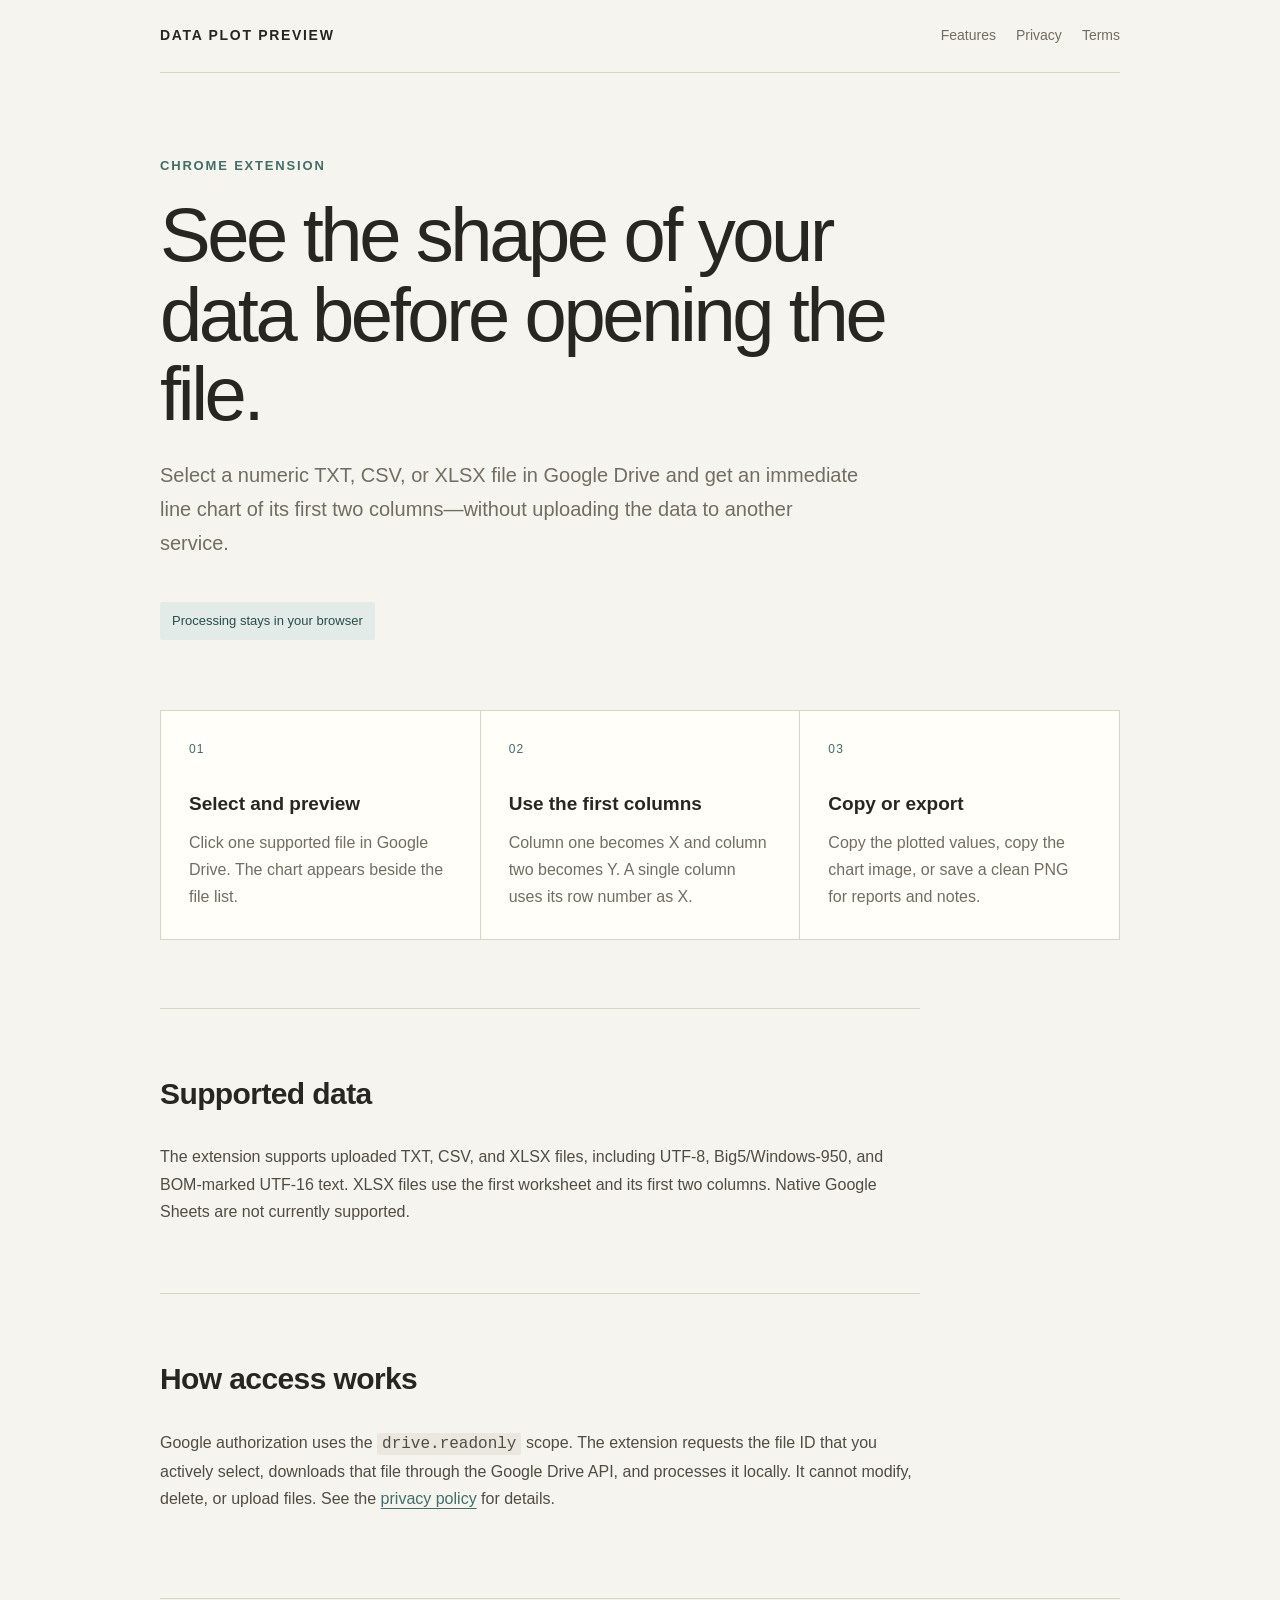
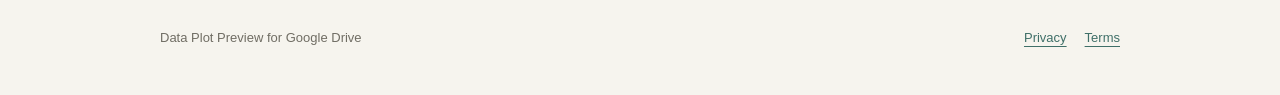
<file: index.html>
<!doctype html>
<html lang="en"><head><meta charset="utf-8"><meta name="viewport" content="width=device-width,initial-scale=1"><meta name="description" content="Preview numeric TXT, CSV, and XLSX files directly in Google Drive."><title>Data Plot Preview for Google Drive</title><link rel="stylesheet" href="styles.css"></head>
<body><div class="wrap"><nav class="nav"><a class="brand" href="./">Data Plot Preview</a><div class="nav-links"><a href="#features">Features</a><a href="privacy.html">Privacy</a><a href="terms.html">Terms</a></div></nav>
<main><section class="hero"><div class="eyebrow">Chrome extension</div><h1>See the shape of your data before opening the file.</h1><p class="lead">Select a numeric TXT, CSV, or XLSX file in Google Drive and get an immediate line chart of its first two columns—without uploading the data to another service.</p><span class="pill">Processing stays in your browser</span></section>
<section class="grid" id="features"><article class="card"><div class="number">01</div><h2>Select and preview</h2><p>Click one supported file in Google Drive. The chart appears beside the file list.</p></article><article class="card"><div class="number">02</div><h2>Use the first columns</h2><p>Column one becomes X and column two becomes Y. A single column uses its row number as X.</p></article><article class="card"><div class="number">03</div><h2>Copy or export</h2><p>Copy the plotted values, copy the chart image, or save a clean PNG for reports and notes.</p></article></section>
<section class="section"><h2>Supported data</h2><p>The extension supports uploaded TXT, CSV, and XLSX files, including UTF-8, Big5/Windows-950, and BOM-marked UTF-16 text. XLSX files use the first worksheet and its first two columns. Native Google Sheets are not currently supported.</p></section>
<section class="section"><h2>How access works</h2><p>Google authorization uses the <code>drive.readonly</code> scope. The extension requests the file ID that you actively select, downloads that file through the Google Drive API, and processes it locally. It cannot modify, delete, or upload files. See the <a href="privacy.html">privacy policy</a> for details.</p></section></main>
<footer><div class="footer-row"><span>Data Plot Preview for Google Drive</span><div><a href="privacy.html">Privacy</a><a href="terms.html">Terms</a></div></div></footer></div></body></html>
</file>
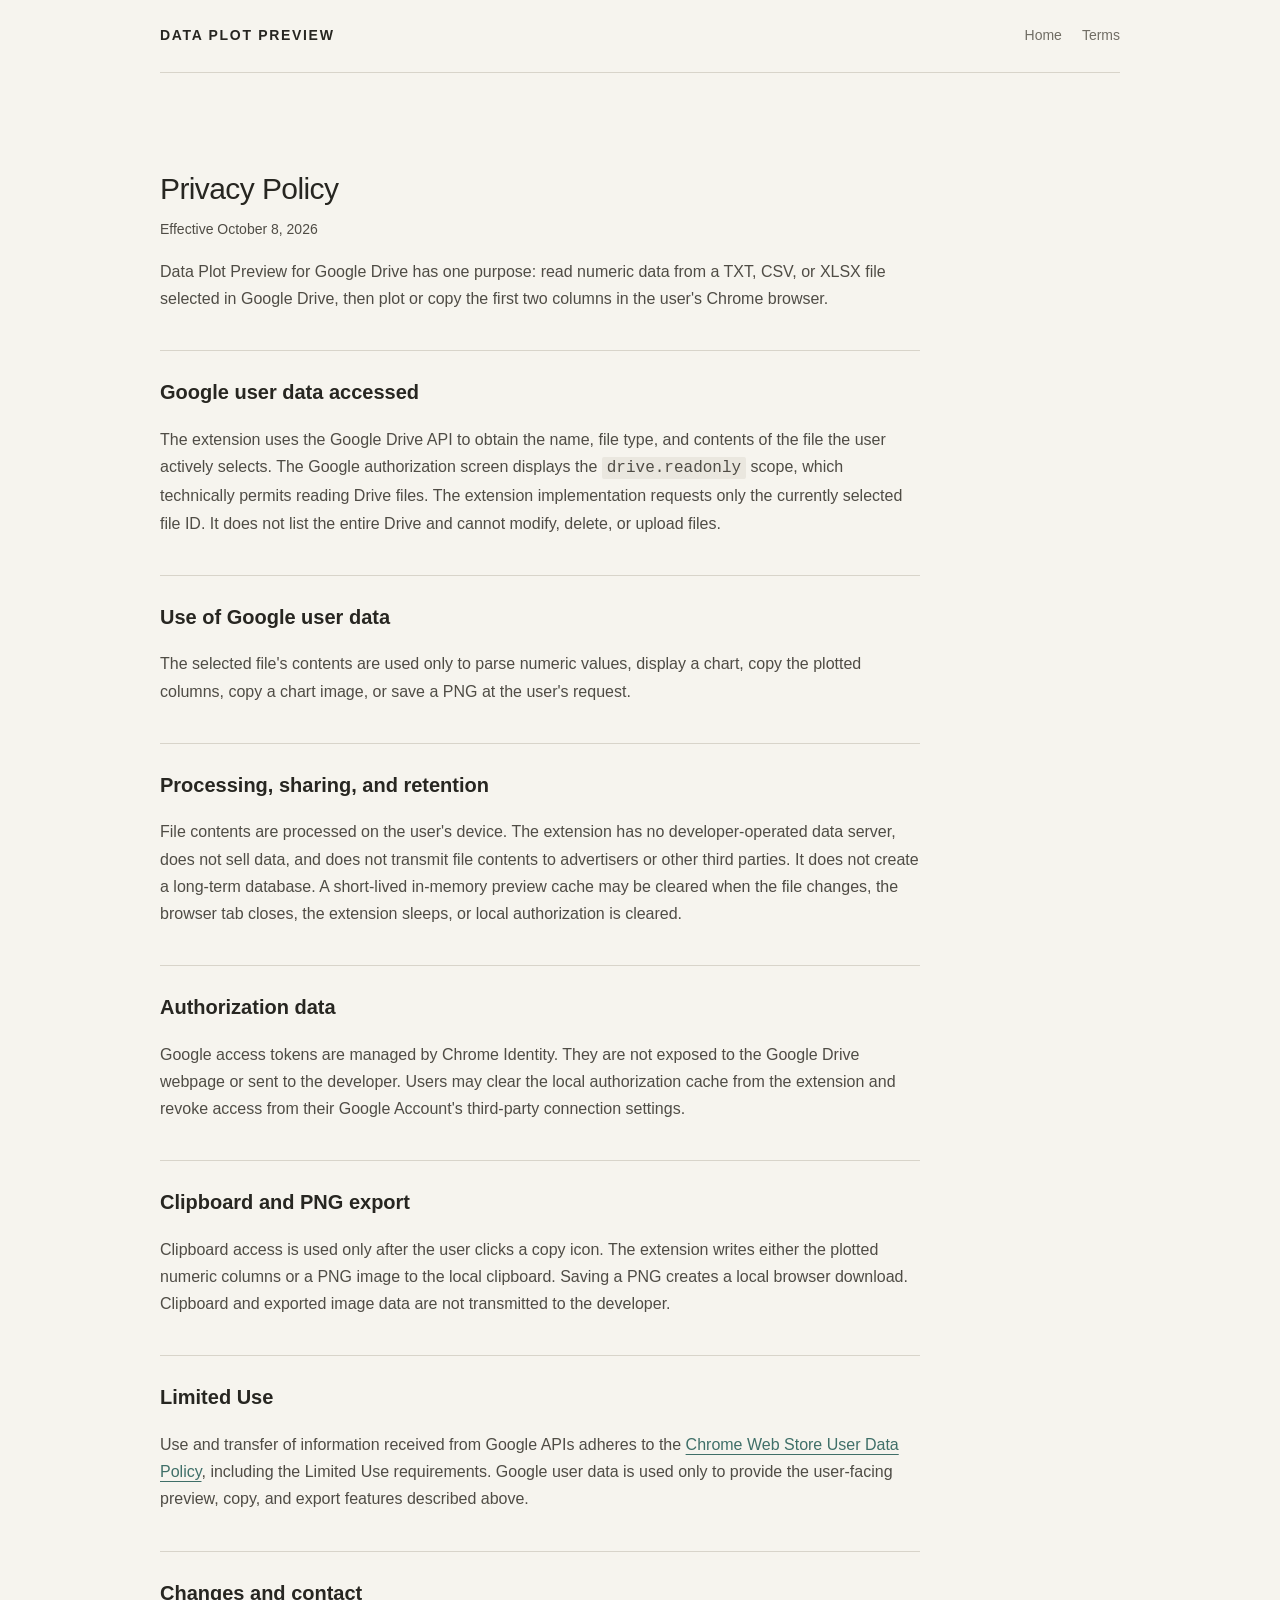
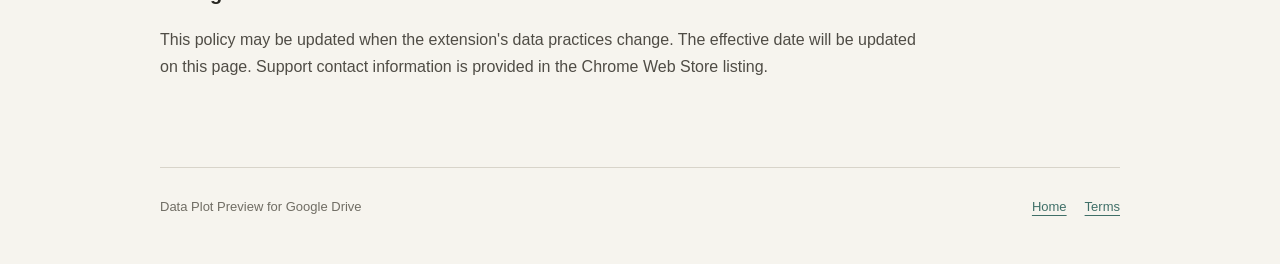
<file: privacy.html>
<!doctype html>
<html lang="en"><head><meta charset="utf-8"><meta name="viewport" content="width=device-width,initial-scale=1"><meta name="description" content="Privacy policy for Data Plot Preview for Google Drive."><title>Privacy Policy — Data Plot Preview</title><link rel="stylesheet" href="styles.css"></head>
<body><div class="wrap"><nav class="nav"><a class="brand" href="./">Data Plot Preview</a><div class="nav-links"><a href="./">Home</a><a href="terms.html">Terms</a></div></nav><main class="legal"><h1>Privacy Policy</h1><p class="updated">Effective October 8, 2026</p>
<p>Data Plot Preview for Google Drive has one purpose: read numeric data from a TXT, CSV, or XLSX file selected in Google Drive, then plot or copy the first two columns in the user's Chrome browser.</p>
<h2>Google user data accessed</h2><p>The extension uses the Google Drive API to obtain the name, file type, and contents of the file the user actively selects. The Google authorization screen displays the <code>drive.readonly</code> scope, which technically permits reading Drive files. The extension implementation requests only the currently selected file ID. It does not list the entire Drive and cannot modify, delete, or upload files.</p>
<h2>Use of Google user data</h2><p>The selected file's contents are used only to parse numeric values, display a chart, copy the plotted columns, copy a chart image, or save a PNG at the user's request.</p>
<h2>Processing, sharing, and retention</h2><p>File contents are processed on the user's device. The extension has no developer-operated data server, does not sell data, and does not transmit file contents to advertisers or other third parties. It does not create a long-term database. A short-lived in-memory preview cache may be cleared when the file changes, the browser tab closes, the extension sleeps, or local authorization is cleared.</p>
<h2>Authorization data</h2><p>Google access tokens are managed by Chrome Identity. They are not exposed to the Google Drive webpage or sent to the developer. Users may clear the local authorization cache from the extension and revoke access from their Google Account's third-party connection settings.</p>
<h2>Clipboard and PNG export</h2><p>Clipboard access is used only after the user clicks a copy icon. The extension writes either the plotted numeric columns or a PNG image to the local clipboard. Saving a PNG creates a local browser download. Clipboard and exported image data are not transmitted to the developer.</p>
<h2>Limited Use</h2><p>Use and transfer of information received from Google APIs adheres to the <a href="https://developer.chrome.com/docs/webstore/program-policies/limited-use" rel="noreferrer">Chrome Web Store User Data Policy</a>, including the Limited Use requirements. Google user data is used only to provide the user-facing preview, copy, and export features described above.</p>
<h2>Changes and contact</h2><p>This policy may be updated when the extension's data practices change. The effective date will be updated on this page. Support contact information is provided in the Chrome Web Store listing.</p></main><footer><div class="footer-row"><span>Data Plot Preview for Google Drive</span><div><a href="./">Home</a><a href="terms.html">Terms</a></div></div></footer></div></body></html>
</file>
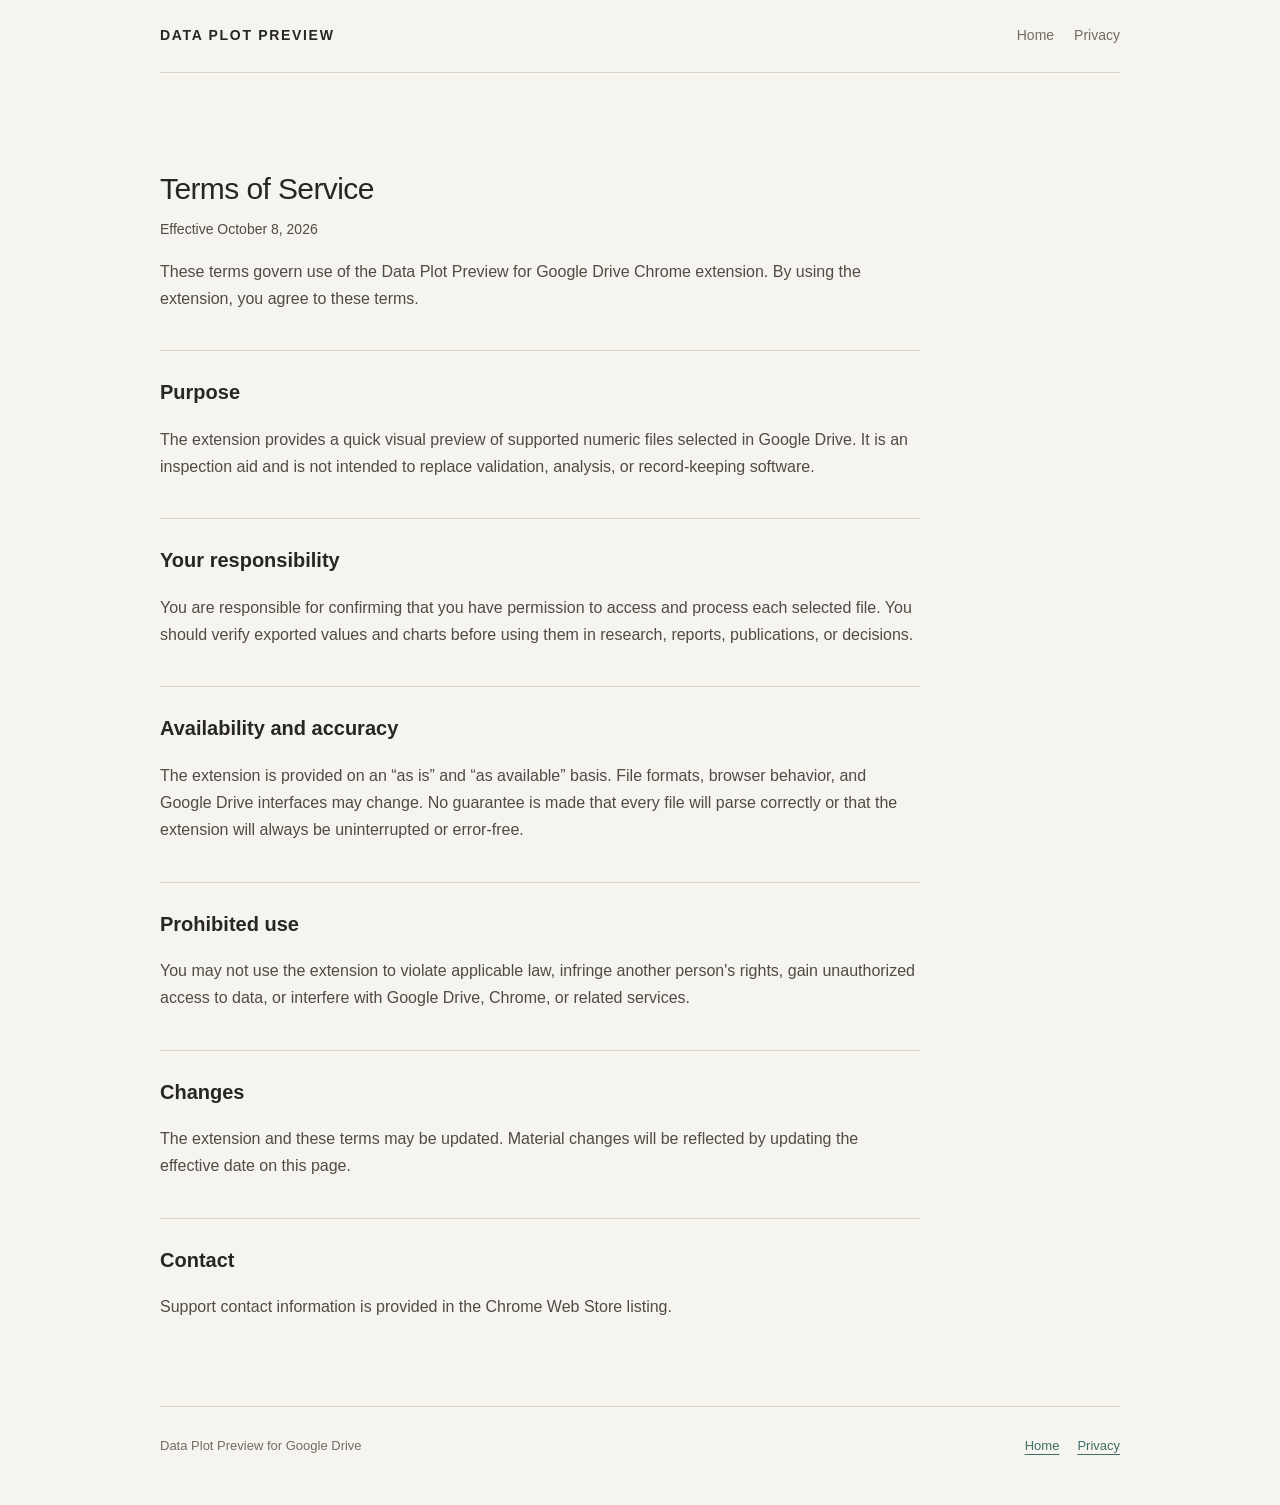
<file: terms.html>
<!doctype html>
<html lang="en"><head><meta charset="utf-8"><meta name="viewport" content="width=device-width,initial-scale=1"><meta name="description" content="Terms of service for Data Plot Preview for Google Drive."><title>Terms of Service — Data Plot Preview</title><link rel="stylesheet" href="styles.css"></head>
<body><div class="wrap"><nav class="nav"><a class="brand" href="./">Data Plot Preview</a><div class="nav-links"><a href="./">Home</a><a href="privacy.html">Privacy</a></div></nav><main class="legal"><h1>Terms of Service</h1><p class="updated">Effective October 8, 2026</p>
<p>These terms govern use of the Data Plot Preview for Google Drive Chrome extension. By using the extension, you agree to these terms.</p>
<h2>Purpose</h2><p>The extension provides a quick visual preview of supported numeric files selected in Google Drive. It is an inspection aid and is not intended to replace validation, analysis, or record-keeping software.</p>
<h2>Your responsibility</h2><p>You are responsible for confirming that you have permission to access and process each selected file. You should verify exported values and charts before using them in research, reports, publications, or decisions.</p>
<h2>Availability and accuracy</h2><p>The extension is provided on an “as is” and “as available” basis. File formats, browser behavior, and Google Drive interfaces may change. No guarantee is made that every file will parse correctly or that the extension will always be uninterrupted or error-free.</p>
<h2>Prohibited use</h2><p>You may not use the extension to violate applicable law, infringe another person's rights, gain unauthorized access to data, or interfere with Google Drive, Chrome, or related services.</p>
<h2>Changes</h2><p>The extension and these terms may be updated. Material changes will be reflected by updating the effective date on this page.</p>
<h2>Contact</h2><p>Support contact information is provided in the Chrome Web Store listing.</p></main><footer><div class="footer-row"><span>Data Plot Preview for Google Drive</span><div><a href="./">Home</a><a href="privacy.html">Privacy</a></div></div></footer></div></body></html>
</file>
<file: styles.css>
:root{color-scheme:light;--paper:#f6f4ee;--surface:#fffef9;--ink:#272621;--muted:#706d64;--line:#d8d4ca;--accent:#3f6f68;--accent-soft:#e2ebe7}
*{box-sizing:border-box}html{scroll-behavior:smooth}body{margin:0;background:var(--paper);color:var(--ink);font:16px/1.7 Arial,system-ui,sans-serif}a{color:var(--accent);text-underline-offset:4px}.wrap{width:min(960px,calc(100% - 40px));margin:auto}.nav{display:flex;align-items:center;justify-content:space-between;gap:24px;padding:24px 0;border-bottom:1px solid var(--line)}.brand{color:var(--ink);font-size:14px;font-weight:700;letter-spacing:.12em;text-decoration:none;text-transform:uppercase}.nav-links{display:flex;gap:20px;flex-wrap:wrap}.nav-links a{color:var(--muted);font-size:14px;text-decoration:none}.nav-links a:hover{color:var(--ink)}main{padding:82px 0 70px}.hero{max-width:780px}.eyebrow{color:var(--accent);font-size:13px;font-weight:700;letter-spacing:.14em;text-transform:uppercase}h1{font-size:clamp(42px,7vw,76px);font-weight:500;letter-spacing:-.045em;line-height:1.05;margin:18px 0 24px}.lead{max-width:700px;color:var(--muted);font-size:20px}.pill{display:inline-flex;margin-top:22px;padding:8px 12px;background:var(--accent-soft);border-radius:2px;color:#294d47;font-size:13px}.grid{display:grid;grid-template-columns:repeat(3,1fr);gap:1px;margin-top:70px;background:var(--line);border:1px solid var(--line)}.card{min-height:210px;padding:28px;background:var(--surface)}.card .number{color:var(--accent);font-size:12px;letter-spacing:.1em}.card h2{font-size:19px;margin:28px 0 9px}.card p{color:var(--muted);margin:0}.section{max-width:760px;margin-top:68px;padding-top:34px;border-top:1px solid var(--line)}.section h2,.legal h1{font-size:30px;letter-spacing:-.02em}.section p,.legal p,.legal li{color:#4f4c45}.legal{max-width:760px}.legal h1{margin-bottom:8px}.updated{color:var(--muted);font-size:14px}.legal h2{font-size:20px;margin-top:38px;padding-top:24px;border-top:1px solid var(--line)}code{background:#eae7df;padding:2px 5px;border-radius:2px}footer{padding:28px 0 48px;border-top:1px solid var(--line);color:var(--muted);font-size:13px}.footer-row{display:flex;justify-content:space-between;gap:24px;flex-wrap:wrap}.footer-row div{display:flex;gap:18px}@media(max-width:720px){.grid{grid-template-columns:1fr}.card{min-height:0}.nav{align-items:flex-start;flex-direction:column}.nav-links{gap:14px}main{padding-top:50px}}
</file>
